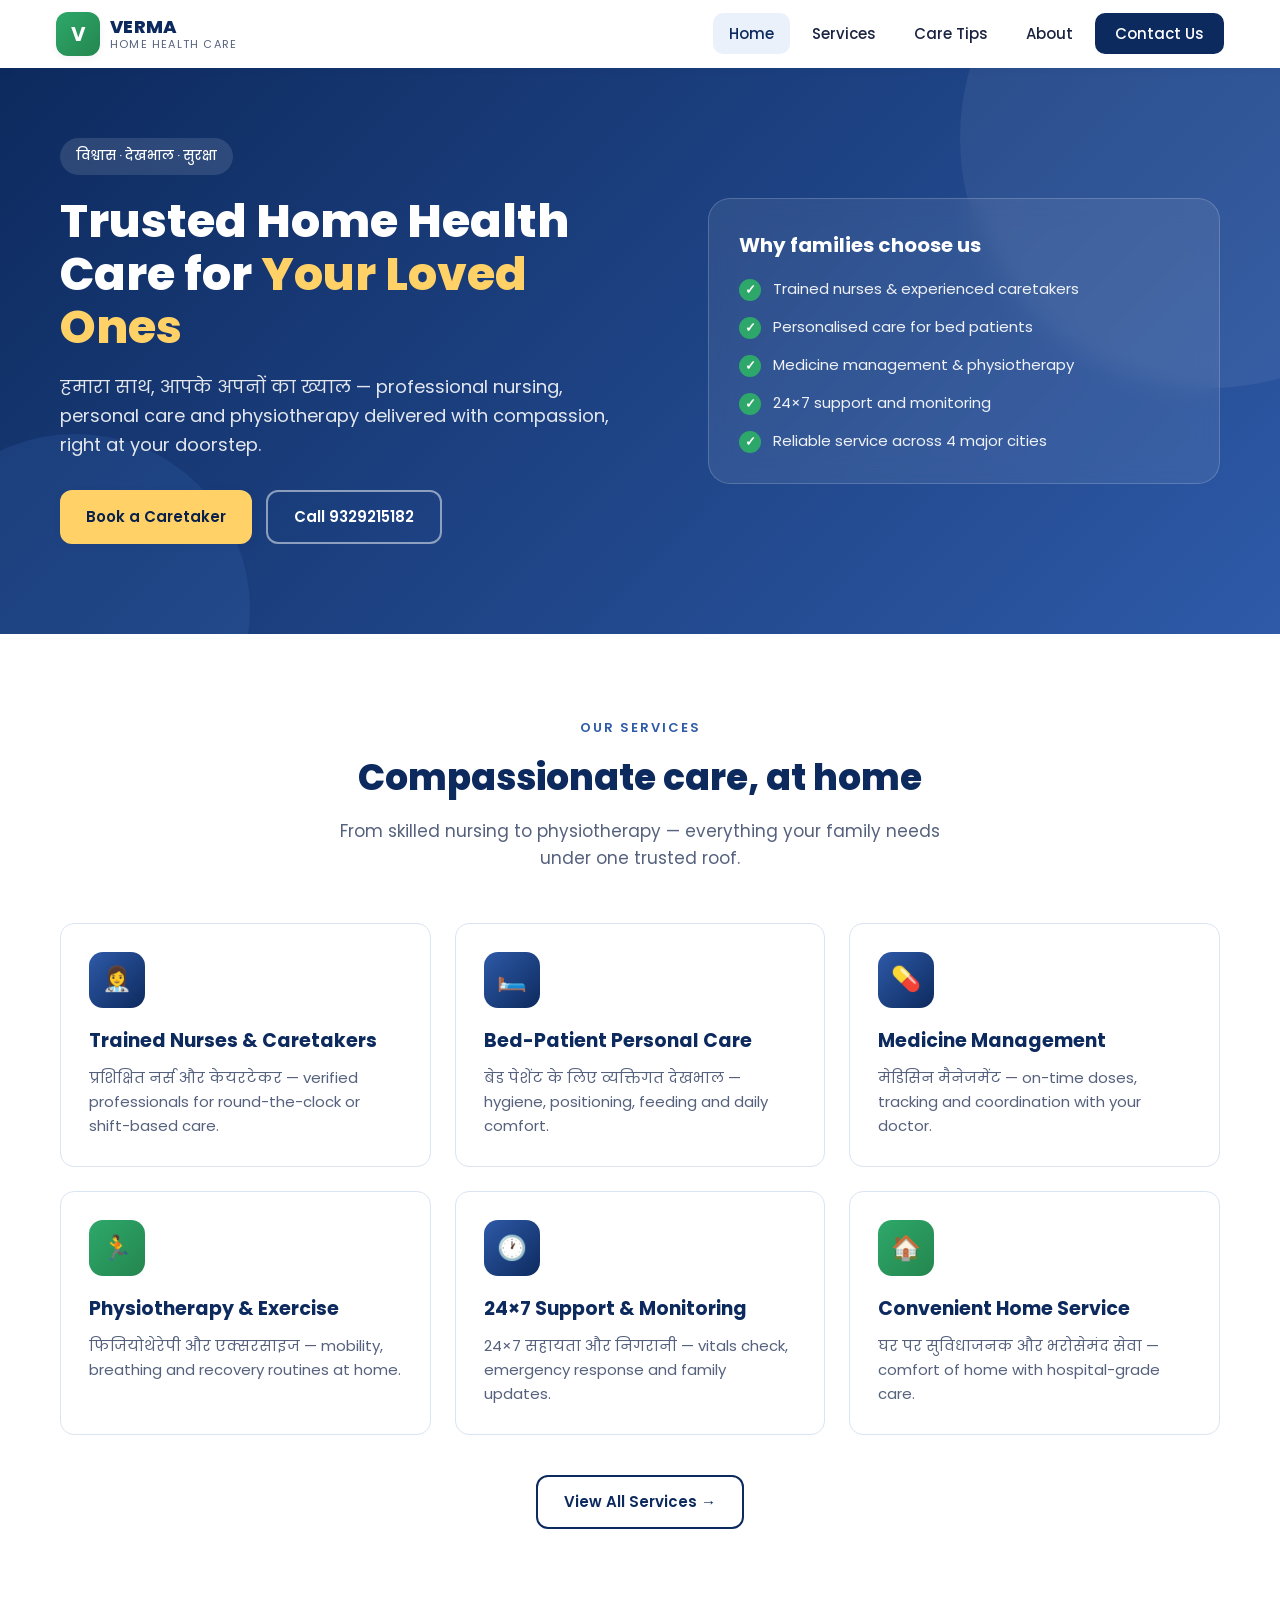
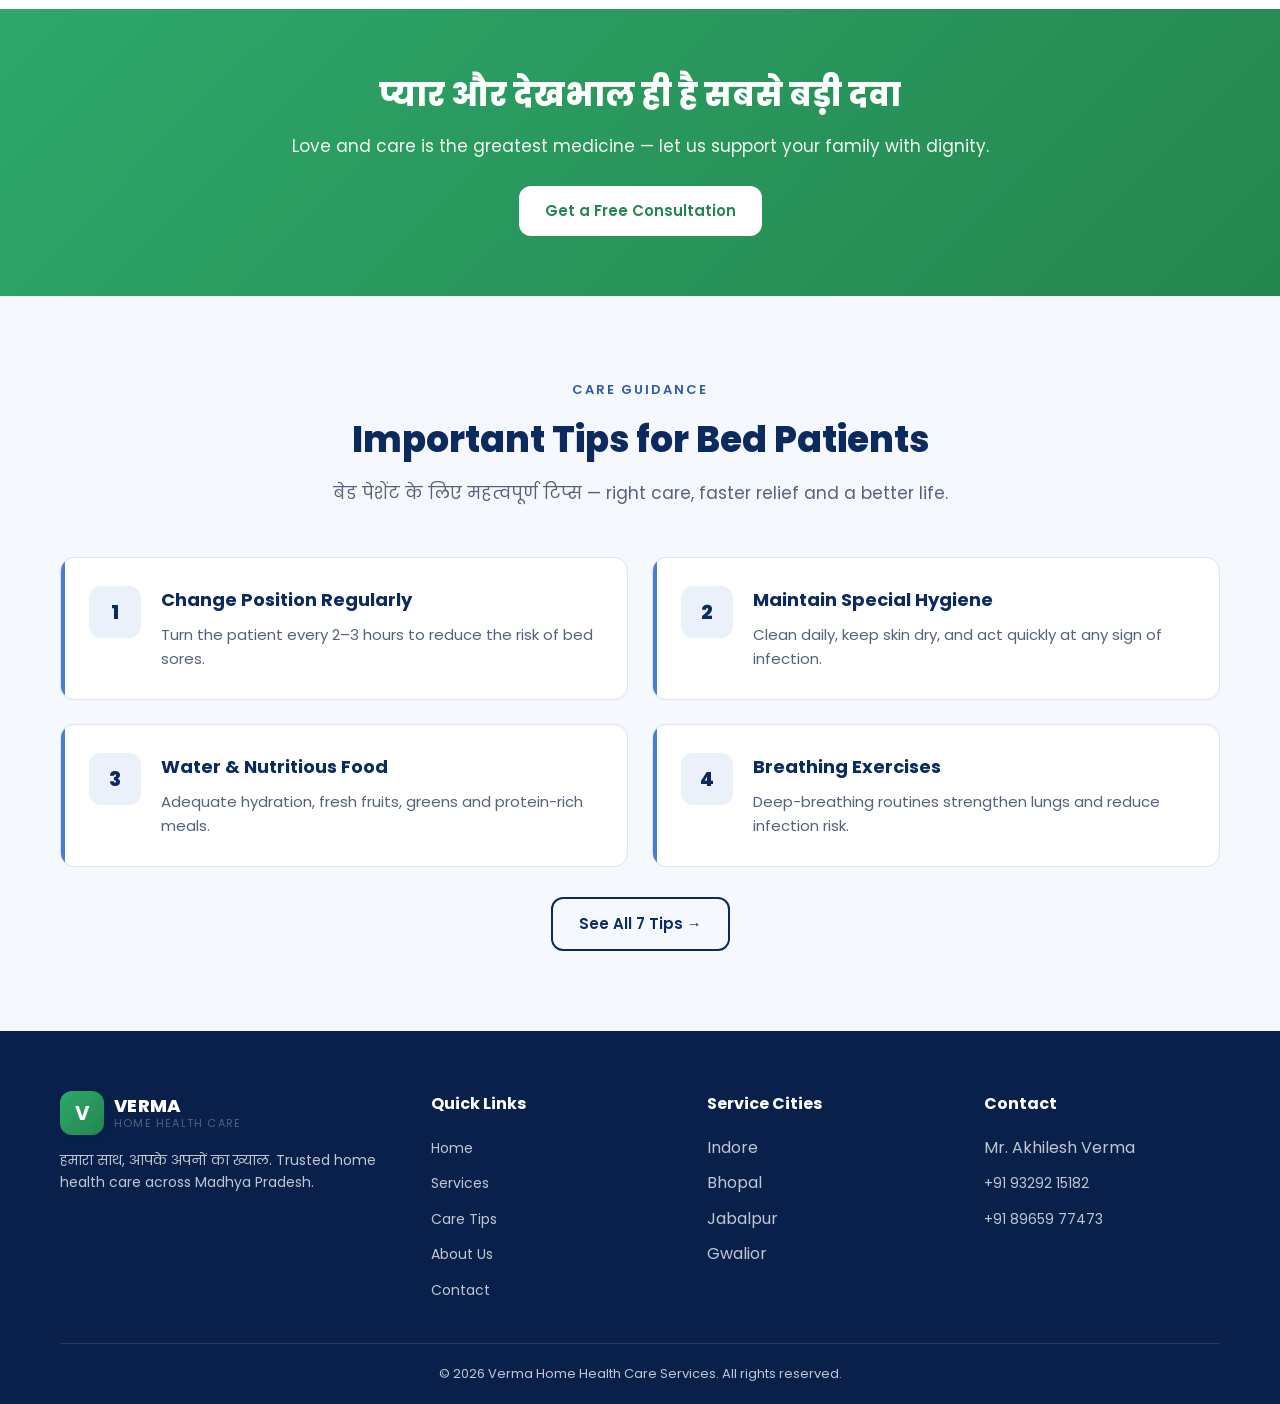
<file: index.html>
<!DOCTYPE html>
<html lang="en">
<head>
  <meta charset="UTF-8" />
  <meta name="viewport" content="width=device-width, initial-scale=1.0" />
  <title>Verma Home Health Care Services | Trusted Home Nursing in Indore, Bhopal, Jabalpur & Gwalior</title>
  <meta name="description" content="Verma Home Health Care Services provides trained nurses, caretakers, physiotherapy and 24x7 support for bed patients at home across Indore, Bhopal, Jabalpur and Gwalior." />
  <link rel="preconnect" href="https://fonts.googleapis.com" />
  <link rel="preconnect" href="https://fonts.gstatic.com" crossorigin />
  <link href="https://fonts.googleapis.com/css2?family=Poppins:wght@400;500;600;700;800&display=swap" rel="stylesheet" />
  <link rel="stylesheet" href="css/style.css" />
</head>
<body>

  <header class="navbar">
    <div class="nav-wrap">
      <a href="index.html" class="brand">
        <div class="brand-logo">V</div>
        <div class="brand-text">
          <span class="brand-name">VERMA</span>
          <span class="brand-sub">Home Health Care</span>
        </div>
      </a>
      <div class="nav-actions">
        <a href="tel:9329215182" class="nav-call" aria-label="Call now">
          <span aria-hidden="true">📞</span><span class="nav-call-label">Call</span>
        </a>
        <button class="nav-toggle" aria-label="Toggle navigation" aria-expanded="false">
          <span></span><span></span><span></span>
        </button>
      </div>
      <ul class="nav-links">
        <li><a href="index.html" class="active">Home</a></li>
        <li><a href="services.html">Services</a></li>
        <li><a href="tips.html">Care Tips</a></li>
        <li><a href="about.html">About</a></li>
        <li><a href="contact.html" class="nav-cta">Contact Us</a></li>
      </ul>
    </div>
  </header>

  <section class="hero">
    <div class="container hero-grid">
      <div>
        <span class="hero-badge">विश्वास · देखभाल · सुरक्षा</span>
        <h1>Trusted Home Health Care for <span class="accent">Your Loved Ones</span></h1>
        <p>हमारा साथ, आपके अपनों का ख्याल — professional nursing, personal care and physiotherapy delivered with compassion, right at your doorstep.</p>
        <div class="hero-actions">
          <a href="contact.html" class="btn btn-primary">Book a Caretaker</a>
          <a href="tel:9329215182" class="btn btn-outline">Call 9329215182</a>
        </div>
      </div>

      <div class="hero-card">
        <h3>Why families choose us</h3>
        <ul class="hero-list">
          <li><span class="check">✓</span> Trained nurses & experienced caretakers</li>
          <li><span class="check">✓</span> Personalised care for bed patients</li>
          <li><span class="check">✓</span> Medicine management & physiotherapy</li>
          <li><span class="check">✓</span> 24×7 support and monitoring</li>
          <li><span class="check">✓</span> Reliable service across 4 major cities</li>
        </ul>
      </div>
    </div>
  </section>

  <section class="section">
    <div class="container">
      <div class="section-title">
        <span class="eyebrow">Our Services</span>
        <h2>Compassionate care, at home</h2>
        <p>From skilled nursing to physiotherapy — everything your family needs under one trusted roof.</p>
      </div>

      <div class="grid-3">
        <div class="card">
          <div class="card-icon">👩‍⚕️</div>
          <h3>Trained Nurses & Caretakers</h3>
          <p>प्रशिक्षित नर्स और केयरटेकर — verified professionals for round-the-clock or shift-based care.</p>
        </div>
        <div class="card">
          <div class="card-icon">🛏️</div>
          <h3>Bed-Patient Personal Care</h3>
          <p>बेड पेशेंट के लिए व्यक्तिगत देखभाल — hygiene, positioning, feeding and daily comfort.</p>
        </div>
        <div class="card">
          <div class="card-icon">💊</div>
          <h3>Medicine Management</h3>
          <p>मेडिसिन मैनेजमेंट — on-time doses, tracking and coordination with your doctor.</p>
        </div>
        <div class="card">
          <div class="card-icon green">🏃</div>
          <h3>Physiotherapy & Exercise</h3>
          <p>फिजियोथेरेपी और एक्सरसाइज — mobility, breathing and recovery routines at home.</p>
        </div>
        <div class="card">
          <div class="card-icon">🕐</div>
          <h3>24×7 Support & Monitoring</h3>
          <p>24×7 सहायता और निगरानी — vitals check, emergency response and family updates.</p>
        </div>
        <div class="card">
          <div class="card-icon green">🏠</div>
          <h3>Convenient Home Service</h3>
          <p>घर पर सुविधाजनक और भरोसेमंद सेवा — comfort of home with hospital-grade care.</p>
        </div>
      </div>

      <div style="text-align:center; margin-top: 40px;">
        <a href="services.html" class="btn btn-outline">View All Services →</a>
      </div>
    </div>
  </section>

  <section class="cta-band">
    <div class="container">
      <h2>प्यार और देखभाल ही है सबसे बड़ी दवा</h2>
      <p>Love and care is the greatest medicine — let us support your family with dignity.</p>
      <a href="contact.html" class="btn">Get a Free Consultation</a>
    </div>
  </section>

  <section class="section section-alt">
    <div class="container">
      <div class="section-title">
        <span class="eyebrow">Care Guidance</span>
        <h2>Important Tips for Bed Patients</h2>
        <p>बेड पेशेंट के लिए महत्वपूर्ण टिप्स — right care, faster relief and a better life.</p>
      </div>

      <div class="grid-2">
        <div class="tip-card">
          <div class="tip-number">1</div>
          <div class="tip-body">
            <h3>Change Position Regularly</h3>
            <p>Turn the patient every 2–3 hours to reduce the risk of bed sores.</p>
          </div>
        </div>
        <div class="tip-card">
          <div class="tip-number">2</div>
          <div class="tip-body">
            <h3>Maintain Special Hygiene</h3>
            <p>Clean daily, keep skin dry, and act quickly at any sign of infection.</p>
          </div>
        </div>
        <div class="tip-card">
          <div class="tip-number">3</div>
          <div class="tip-body">
            <h3>Water & Nutritious Food</h3>
            <p>Adequate hydration, fresh fruits, greens and protein-rich meals.</p>
          </div>
        </div>
        <div class="tip-card">
          <div class="tip-number">4</div>
          <div class="tip-body">
            <h3>Breathing Exercises</h3>
            <p>Deep-breathing routines strengthen lungs and reduce infection risk.</p>
          </div>
        </div>
      </div>

      <div style="text-align:center; margin-top: 30px;">
        <a href="tips.html" class="btn btn-outline">See All 7 Tips →</a>
      </div>
    </div>
  </section>

  <footer class="footer">
    <div class="container">
      <div class="footer-grid">
        <div class="footer-brand">
          <div class="brand">
            <div class="brand-logo">V</div>
            <div class="brand-text">
              <span class="brand-name" style="color:#fff;">VERMA</span>
              <span class="brand-sub">Home Health Care</span>
            </div>
          </div>
          <p>हमारा साथ, आपके अपनों का ख्याल. Trusted home health care across Madhya Pradesh.</p>
        </div>
        <div>
          <h4>Quick Links</h4>
          <ul>
            <li><a href="index.html">Home</a></li>
            <li><a href="services.html">Services</a></li>
            <li><a href="tips.html">Care Tips</a></li>
            <li><a href="about.html">About Us</a></li>
            <li><a href="contact.html">Contact</a></li>
          </ul>
        </div>
        <div>
          <h4>Service Cities</h4>
          <ul>
            <li>Indore</li>
            <li>Bhopal</li>
            <li>Jabalpur</li>
            <li>Gwalior</li>
          </ul>
        </div>
        <div>
          <h4>Contact</h4>
          <ul>
            <li>Mr. Akhilesh Verma</li>
            <li><a href="tel:9329215182">+91 93292 15182</a></li>
            <li><a href="tel:8965977473">+91 89659 77473</a></li>
          </ul>
        </div>
      </div>
      <div class="footer-bottom">
        © <span id="year">2026</span> Verma Home Health Care Services. All rights reserved.
      </div>
    </div>
  </footer>

  <script src="js/script.js"></script>
</body>
</html>
</file>
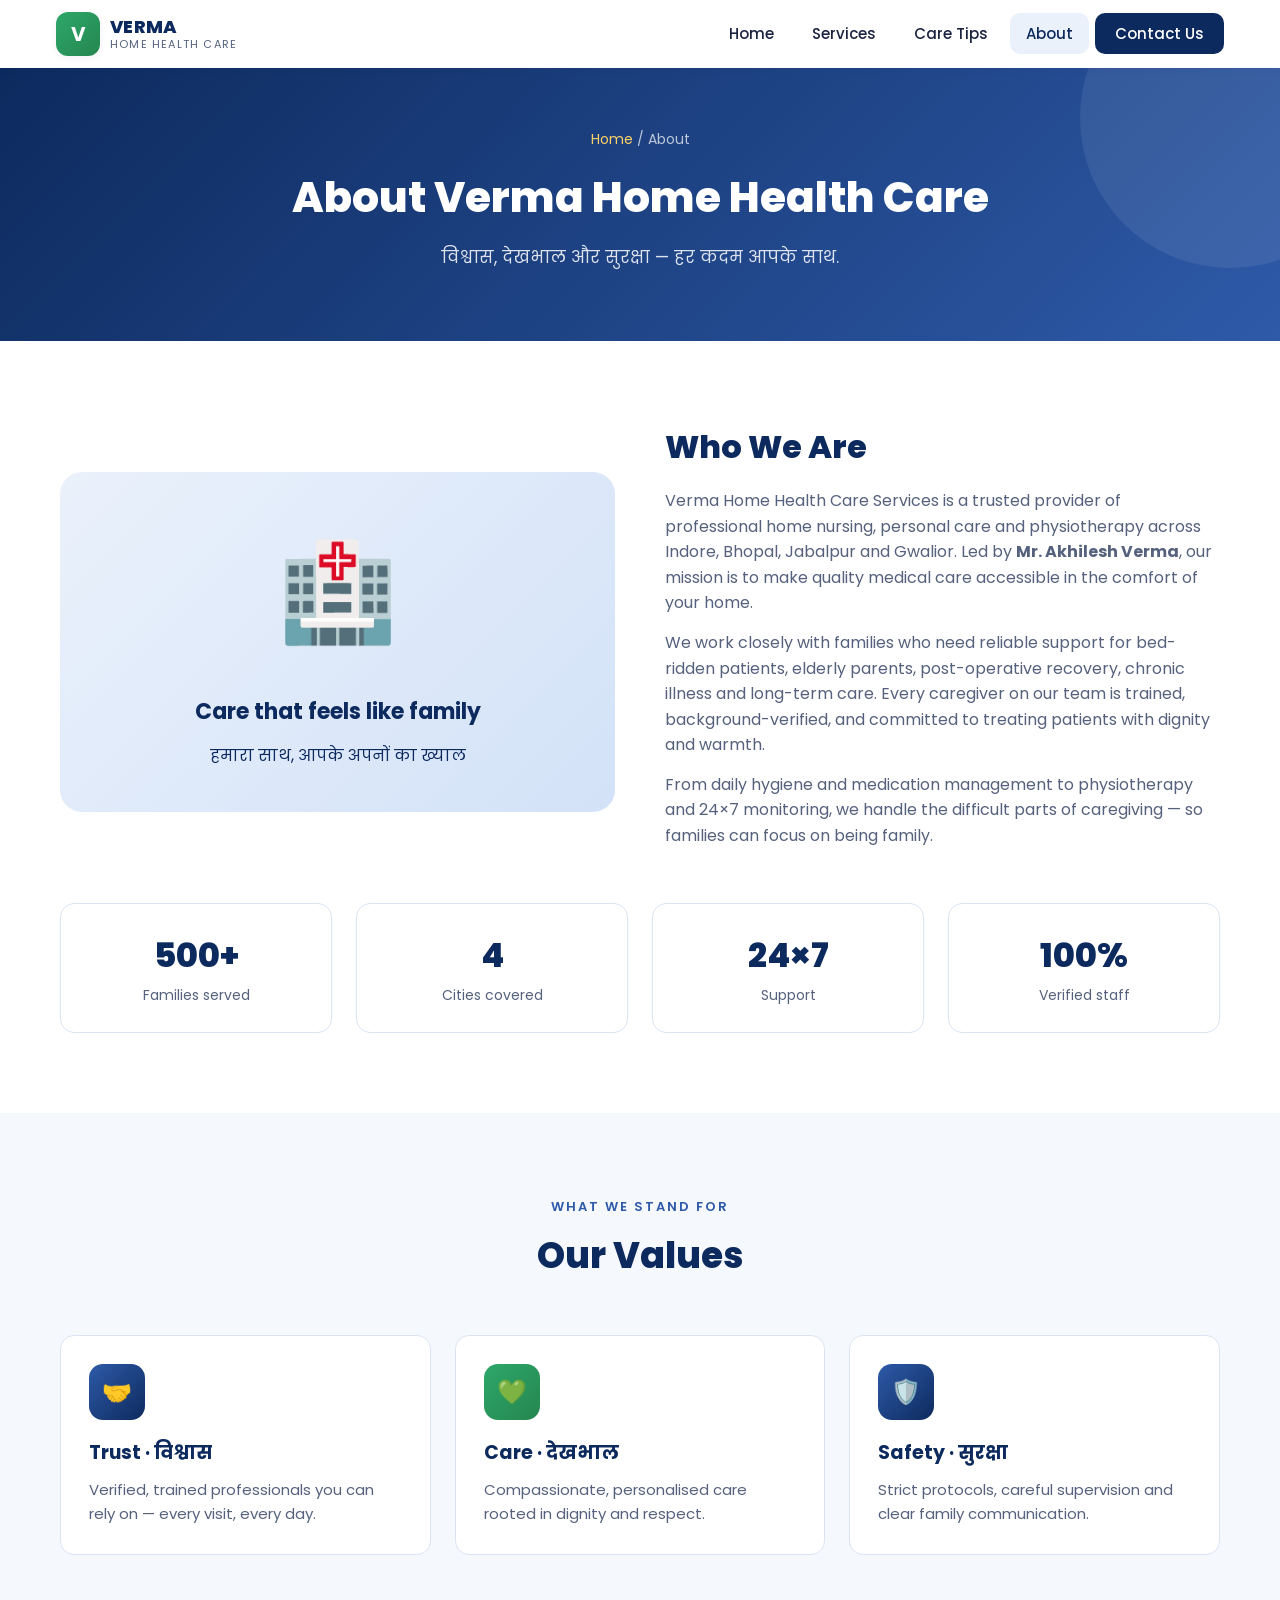
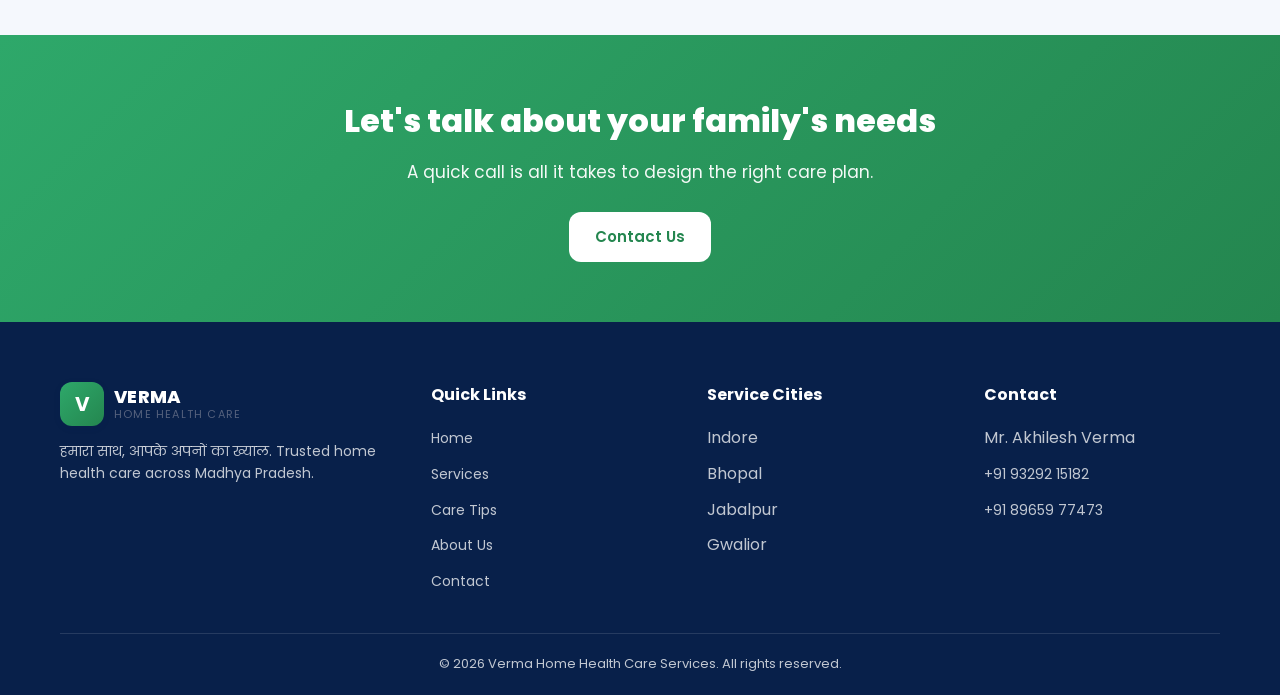
<file: about.html>
<!DOCTYPE html>
<html lang="en">
<head>
  <meta charset="UTF-8" />
  <meta name="viewport" content="width=device-width, initial-scale=1.0" />
  <title>About Us | Verma Home Health Care Services</title>
  <meta name="description" content="About Verma Home Health Care Services — trusted, compassionate home nursing led by Mr. Akhilesh Verma across Indore, Bhopal, Jabalpur and Gwalior." />
  <link rel="preconnect" href="https://fonts.googleapis.com" />
  <link rel="preconnect" href="https://fonts.gstatic.com" crossorigin />
  <link href="https://fonts.googleapis.com/css2?family=Poppins:wght@400;500;600;700;800&display=swap" rel="stylesheet" />
  <link rel="stylesheet" href="css/style.css" />
</head>
<body>

  <header class="navbar">
    <div class="nav-wrap">
      <a href="index.html" class="brand">
        <div class="brand-logo">V</div>
        <div class="brand-text">
          <span class="brand-name">VERMA</span>
          <span class="brand-sub">Home Health Care</span>
        </div>
      </a>
      <div class="nav-actions">
        <a href="tel:9329215182" class="nav-call" aria-label="Call now">
          <span aria-hidden="true">📞</span><span class="nav-call-label">Call</span>
        </a>
        <button class="nav-toggle" aria-label="Toggle navigation" aria-expanded="false">
          <span></span><span></span><span></span>
        </button>
      </div>
      <ul class="nav-links">
        <li><a href="index.html">Home</a></li>
        <li><a href="services.html">Services</a></li>
        <li><a href="tips.html">Care Tips</a></li>
        <li><a href="about.html" class="active">About</a></li>
        <li><a href="contact.html" class="nav-cta">Contact Us</a></li>
      </ul>
    </div>
  </header>

  <section class="page-header">
    <div class="container">
      <div class="breadcrumb"><a href="index.html">Home</a> / About</div>
      <h1>About Verma Home Health Care</h1>
      <p>विश्वास, देखभाल और सुरक्षा — हर कदम आपके साथ.</p>
    </div>
  </section>

  <section class="section">
    <div class="container">
      <div class="about-grid">
        <div class="about-image">
          <div class="huge-icon">🏥</div>
          <h3 style="font-size:22px; margin-bottom:8px;">Care that feels like family</h3>
          <p>हमारा साथ, आपके अपनों का ख्याल</p>
        </div>
        <div class="about-text">
          <h2>Who We Are</h2>
          <p>Verma Home Health Care Services is a trusted provider of professional home nursing, personal care and physiotherapy across Indore, Bhopal, Jabalpur and Gwalior. Led by <strong>Mr. Akhilesh Verma</strong>, our mission is to make quality medical care accessible in the comfort of your home.</p>
          <p>We work closely with families who need reliable support for bed-ridden patients, elderly parents, post-operative recovery, chronic illness and long-term care. Every caregiver on our team is trained, background-verified, and committed to treating patients with dignity and warmth.</p>
          <p>From daily hygiene and medication management to physiotherapy and 24×7 monitoring, we handle the difficult parts of caregiving — so families can focus on being family.</p>
        </div>
      </div>

      <div class="stats-row">
        <div class="stat"><span class="num">500+</span><span class="label">Families served</span></div>
        <div class="stat"><span class="num">4</span><span class="label">Cities covered</span></div>
        <div class="stat"><span class="num">24×7</span><span class="label">Support</span></div>
        <div class="stat"><span class="num">100%</span><span class="label">Verified staff</span></div>
      </div>
    </div>
  </section>

  <section class="section section-alt">
    <div class="container">
      <div class="section-title">
        <span class="eyebrow">What we stand for</span>
        <h2>Our Values</h2>
      </div>
      <div class="grid-3">
        <div class="card">
          <div class="card-icon">🤝</div>
          <h3>Trust · विश्वास</h3>
          <p>Verified, trained professionals you can rely on — every visit, every day.</p>
        </div>
        <div class="card">
          <div class="card-icon green">💚</div>
          <h3>Care · देखभाल</h3>
          <p>Compassionate, personalised care rooted in dignity and respect.</p>
        </div>
        <div class="card">
          <div class="card-icon">🛡️</div>
          <h3>Safety · सुरक्षा</h3>
          <p>Strict protocols, careful supervision and clear family communication.</p>
        </div>
      </div>
    </div>
  </section>

  <section class="cta-band">
    <div class="container">
      <h2>Let's talk about your family's needs</h2>
      <p>A quick call is all it takes to design the right care plan.</p>
      <a href="contact.html" class="btn">Contact Us</a>
    </div>
  </section>

  <footer class="footer">
    <div class="container">
      <div class="footer-grid">
        <div class="footer-brand">
          <div class="brand">
            <div class="brand-logo">V</div>
            <div class="brand-text">
              <span class="brand-name" style="color:#fff;">VERMA</span>
              <span class="brand-sub">Home Health Care</span>
            </div>
          </div>
          <p>हमारा साथ, आपके अपनों का ख्याल. Trusted home health care across Madhya Pradesh.</p>
        </div>
        <div>
          <h4>Quick Links</h4>
          <ul>
            <li><a href="index.html">Home</a></li>
            <li><a href="services.html">Services</a></li>
            <li><a href="tips.html">Care Tips</a></li>
            <li><a href="about.html">About Us</a></li>
            <li><a href="contact.html">Contact</a></li>
          </ul>
        </div>
        <div>
          <h4>Service Cities</h4>
          <ul>
            <li>Indore</li>
            <li>Bhopal</li>
            <li>Jabalpur</li>
            <li>Gwalior</li>
          </ul>
        </div>
        <div>
          <h4>Contact</h4>
          <ul>
            <li>Mr. Akhilesh Verma</li>
            <li><a href="tel:9329215182">+91 93292 15182</a></li>
            <li><a href="tel:8965977473">+91 89659 77473</a></li>
          </ul>
        </div>
      </div>
      <div class="footer-bottom">
        © <span id="year">2026</span> Verma Home Health Care Services. All rights reserved.
      </div>
    </div>
  </footer>

  <script src="js/script.js"></script>
</body>
</html>
</file>
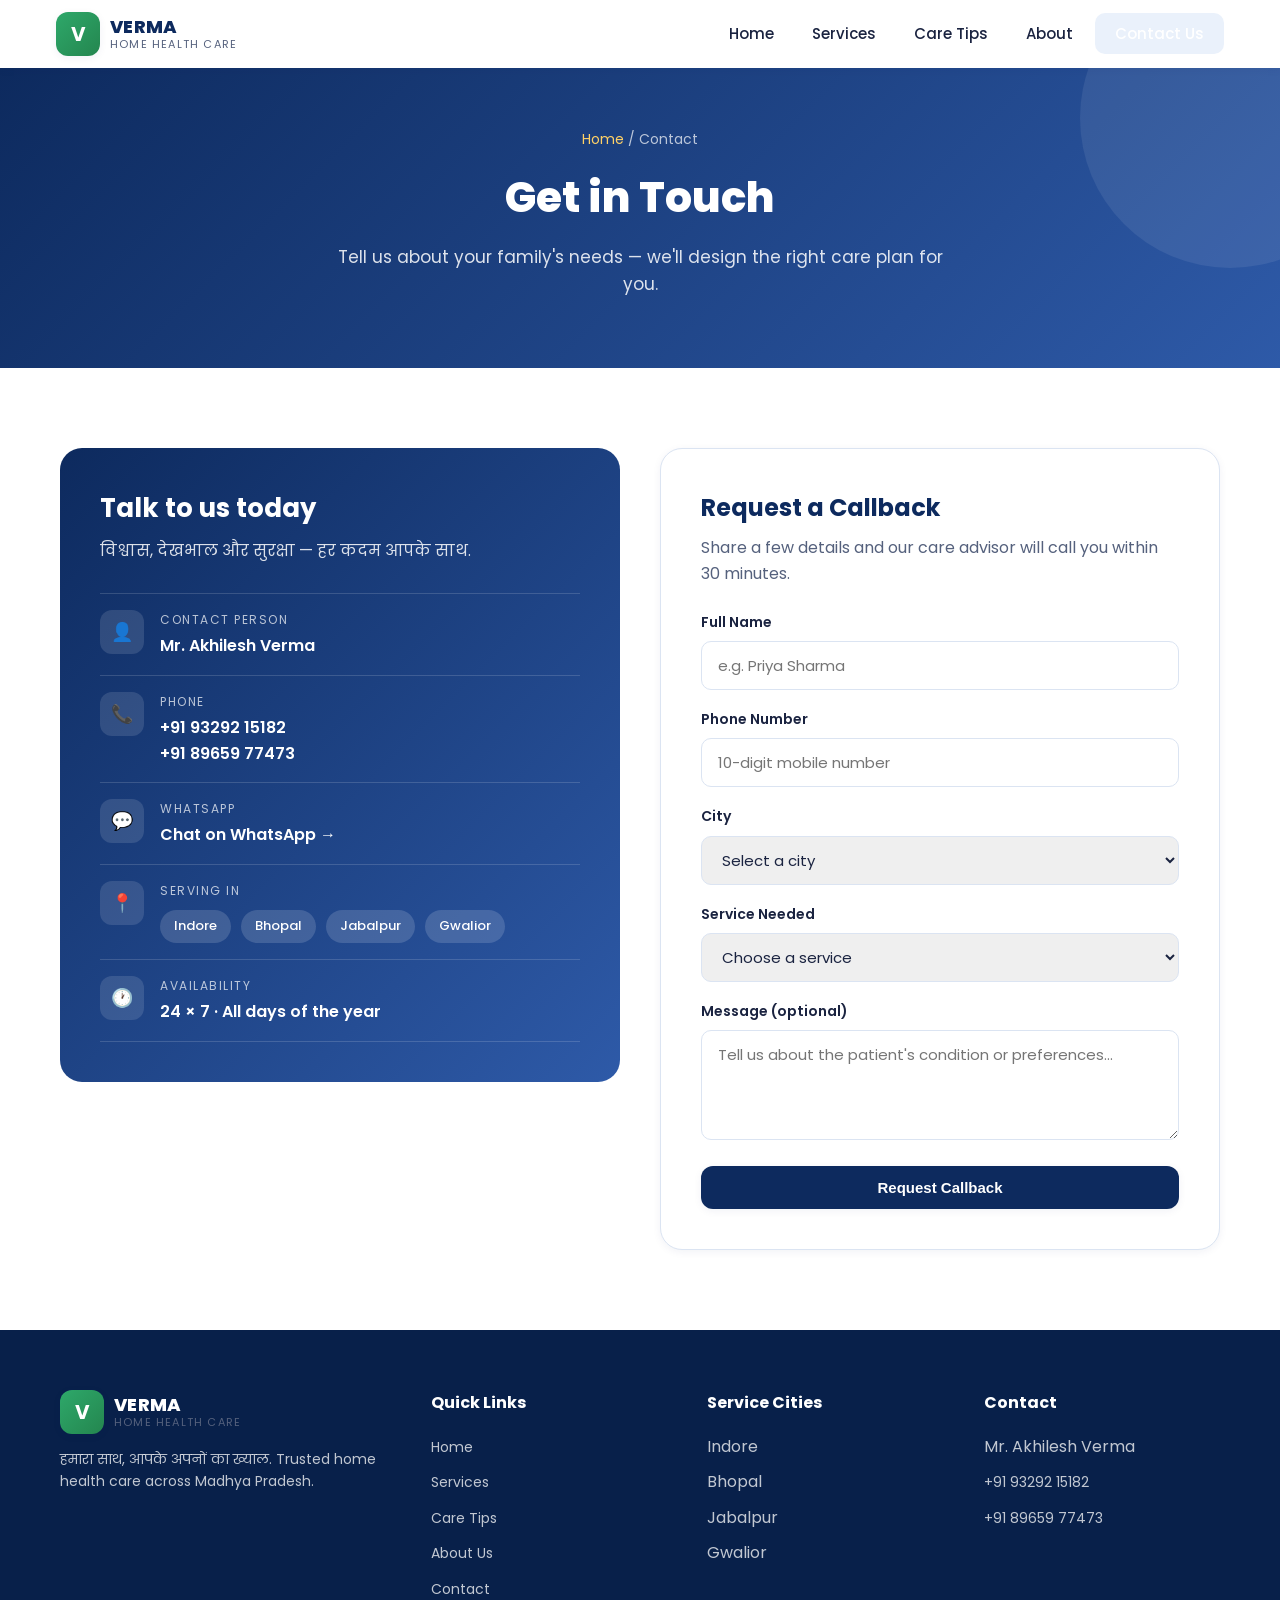
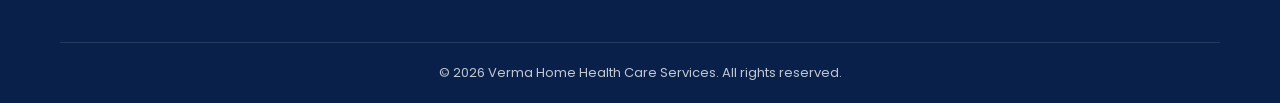
<file: contact.html>
<!DOCTYPE html>
<html lang="en">
<head>
  <meta charset="UTF-8" />
  <meta name="viewport" content="width=device-width, initial-scale=1.0" />
  <title>Contact Us | Verma Home Health Care Services</title>
  <meta name="description" content="Contact Verma Home Health Care Services in Indore, Bhopal, Jabalpur, Gwalior. Call Mr. Akhilesh Verma at +91 93292 15182 or +91 89659 77473." />
  <link rel="preconnect" href="https://fonts.googleapis.com" />
  <link rel="preconnect" href="https://fonts.gstatic.com" crossorigin />
  <link href="https://fonts.googleapis.com/css2?family=Poppins:wght@400;500;600;700;800&display=swap" rel="stylesheet" />
  <link rel="stylesheet" href="css/style.css" />
</head>
<body>

  <header class="navbar">
    <div class="nav-wrap">
      <a href="index.html" class="brand">
        <div class="brand-logo">V</div>
        <div class="brand-text">
          <span class="brand-name">VERMA</span>
          <span class="brand-sub">Home Health Care</span>
        </div>
      </a>
      <div class="nav-actions">
        <a href="tel:9329215182" class="nav-call" aria-label="Call now">
          <span aria-hidden="true">📞</span><span class="nav-call-label">Call</span>
        </a>
        <button class="nav-toggle" aria-label="Toggle navigation" aria-expanded="false">
          <span></span><span></span><span></span>
        </button>
      </div>
      <ul class="nav-links">
        <li><a href="index.html">Home</a></li>
        <li><a href="services.html">Services</a></li>
        <li><a href="tips.html">Care Tips</a></li>
        <li><a href="about.html">About</a></li>
        <li><a href="contact.html" class="nav-cta active">Contact Us</a></li>
      </ul>
    </div>
  </header>

  <section class="page-header">
    <div class="container">
      <div class="breadcrumb"><a href="index.html">Home</a> / Contact</div>
      <h1>Get in Touch</h1>
      <p>Tell us about your family's needs — we'll design the right care plan for you.</p>
    </div>
  </section>

  <section class="section">
    <div class="container">
      <div class="contact-grid">
        <div class="contact-info">
          <h2>Talk to us today</h2>
          <p class="lead">विश्वास, देखभाल और सुरक्षा — हर कदम आपके साथ.</p>

          <div class="contact-item">
            <div class="icon">👤</div>
            <div>
              <div class="label">Contact Person</div>
              <div class="value">Mr. Akhilesh Verma</div>
            </div>
          </div>

          <div class="contact-item">
            <div class="icon">📞</div>
            <div>
              <div class="label">Phone</div>
              <div class="value">
                <a href="tel:9329215182">+91 93292 15182</a><br />
                <a href="tel:8965977473">+91 89659 77473</a>
              </div>
            </div>
          </div>

          <div class="contact-item">
            <div class="icon">💬</div>
            <div>
              <div class="label">WhatsApp</div>
              <div class="value">
                <a href="https://wa.me/919329215182" target="_blank" rel="noopener">Chat on WhatsApp →</a>
              </div>
            </div>
          </div>

          <div class="contact-item">
            <div class="icon">📍</div>
            <div>
              <div class="label">Serving in</div>
              <div class="cities-tags">
                <span class="city-tag">Indore</span>
                <span class="city-tag">Bhopal</span>
                <span class="city-tag">Jabalpur</span>
                <span class="city-tag">Gwalior</span>
              </div>
            </div>
          </div>

          <div class="contact-item">
            <div class="icon">🕐</div>
            <div>
              <div class="label">Availability</div>
              <div class="value">24 × 7 · All days of the year</div>
            </div>
          </div>
        </div>

        <div class="contact-form">
          <h2>Request a Callback</h2>
          <p>Share a few details and our care advisor will call you within 30 minutes.</p>

          <div id="form-success" class="form-success">
            ✓ Thank you! Your request has been received. We'll call you shortly.
          </div>

          <form id="contact-form" novalidate>
            <div class="form-group">
              <label for="name">Full Name</label>
              <input id="name" name="name" type="text" placeholder="e.g. Priya Sharma" required />
            </div>
            <div class="form-group">
              <label for="phone">Phone Number</label>
              <input id="phone" name="phone" type="tel" placeholder="10-digit mobile number" required />
            </div>
            <div class="form-group">
              <label for="city">City</label>
              <select id="city" name="city" required>
                <option value="">Select a city</option>
                <option>Indore</option>
                <option>Bhopal</option>
                <option>Jabalpur</option>
                <option>Gwalior</option>
                <option>Other</option>
              </select>
            </div>
            <div class="form-group">
              <label for="service">Service Needed</label>
              <select id="service" name="service">
                <option value="">Choose a service</option>
                <option>Bed Patient Care</option>
                <option>Trained Nurse</option>
                <option>Elderly Care / Attendant</option>
                <option>Physiotherapy</option>
                <option>Post-Operative Care</option>
                <option>Medicine Management</option>
                <option>Other</option>
              </select>
            </div>
            <div class="form-group">
              <label for="message">Message (optional)</label>
              <textarea id="message" name="message" placeholder="Tell us about the patient's condition or preferences..."></textarea>
            </div>
            <button type="submit" class="btn btn-primary" style="width:100%; justify-content:center;">Request Callback</button>
          </form>
        </div>
      </div>
    </div>
  </section>

  <footer class="footer">
    <div class="container">
      <div class="footer-grid">
        <div class="footer-brand">
          <div class="brand">
            <div class="brand-logo">V</div>
            <div class="brand-text">
              <span class="brand-name" style="color:#fff;">VERMA</span>
              <span class="brand-sub">Home Health Care</span>
            </div>
          </div>
          <p>हमारा साथ, आपके अपनों का ख्याल. Trusted home health care across Madhya Pradesh.</p>
        </div>
        <div>
          <h4>Quick Links</h4>
          <ul>
            <li><a href="index.html">Home</a></li>
            <li><a href="services.html">Services</a></li>
            <li><a href="tips.html">Care Tips</a></li>
            <li><a href="about.html">About Us</a></li>
            <li><a href="contact.html">Contact</a></li>
          </ul>
        </div>
        <div>
          <h4>Service Cities</h4>
          <ul>
            <li>Indore</li>
            <li>Bhopal</li>
            <li>Jabalpur</li>
            <li>Gwalior</li>
          </ul>
        </div>
        <div>
          <h4>Contact</h4>
          <ul>
            <li>Mr. Akhilesh Verma</li>
            <li><a href="tel:9329215182">+91 93292 15182</a></li>
            <li><a href="tel:8965977473">+91 89659 77473</a></li>
          </ul>
        </div>
      </div>
      <div class="footer-bottom">
        © <span id="year">2026</span> Verma Home Health Care Services. All rights reserved.
      </div>
    </div>
  </footer>

  <script src="js/script.js"></script>
</body>
</html>
</file>
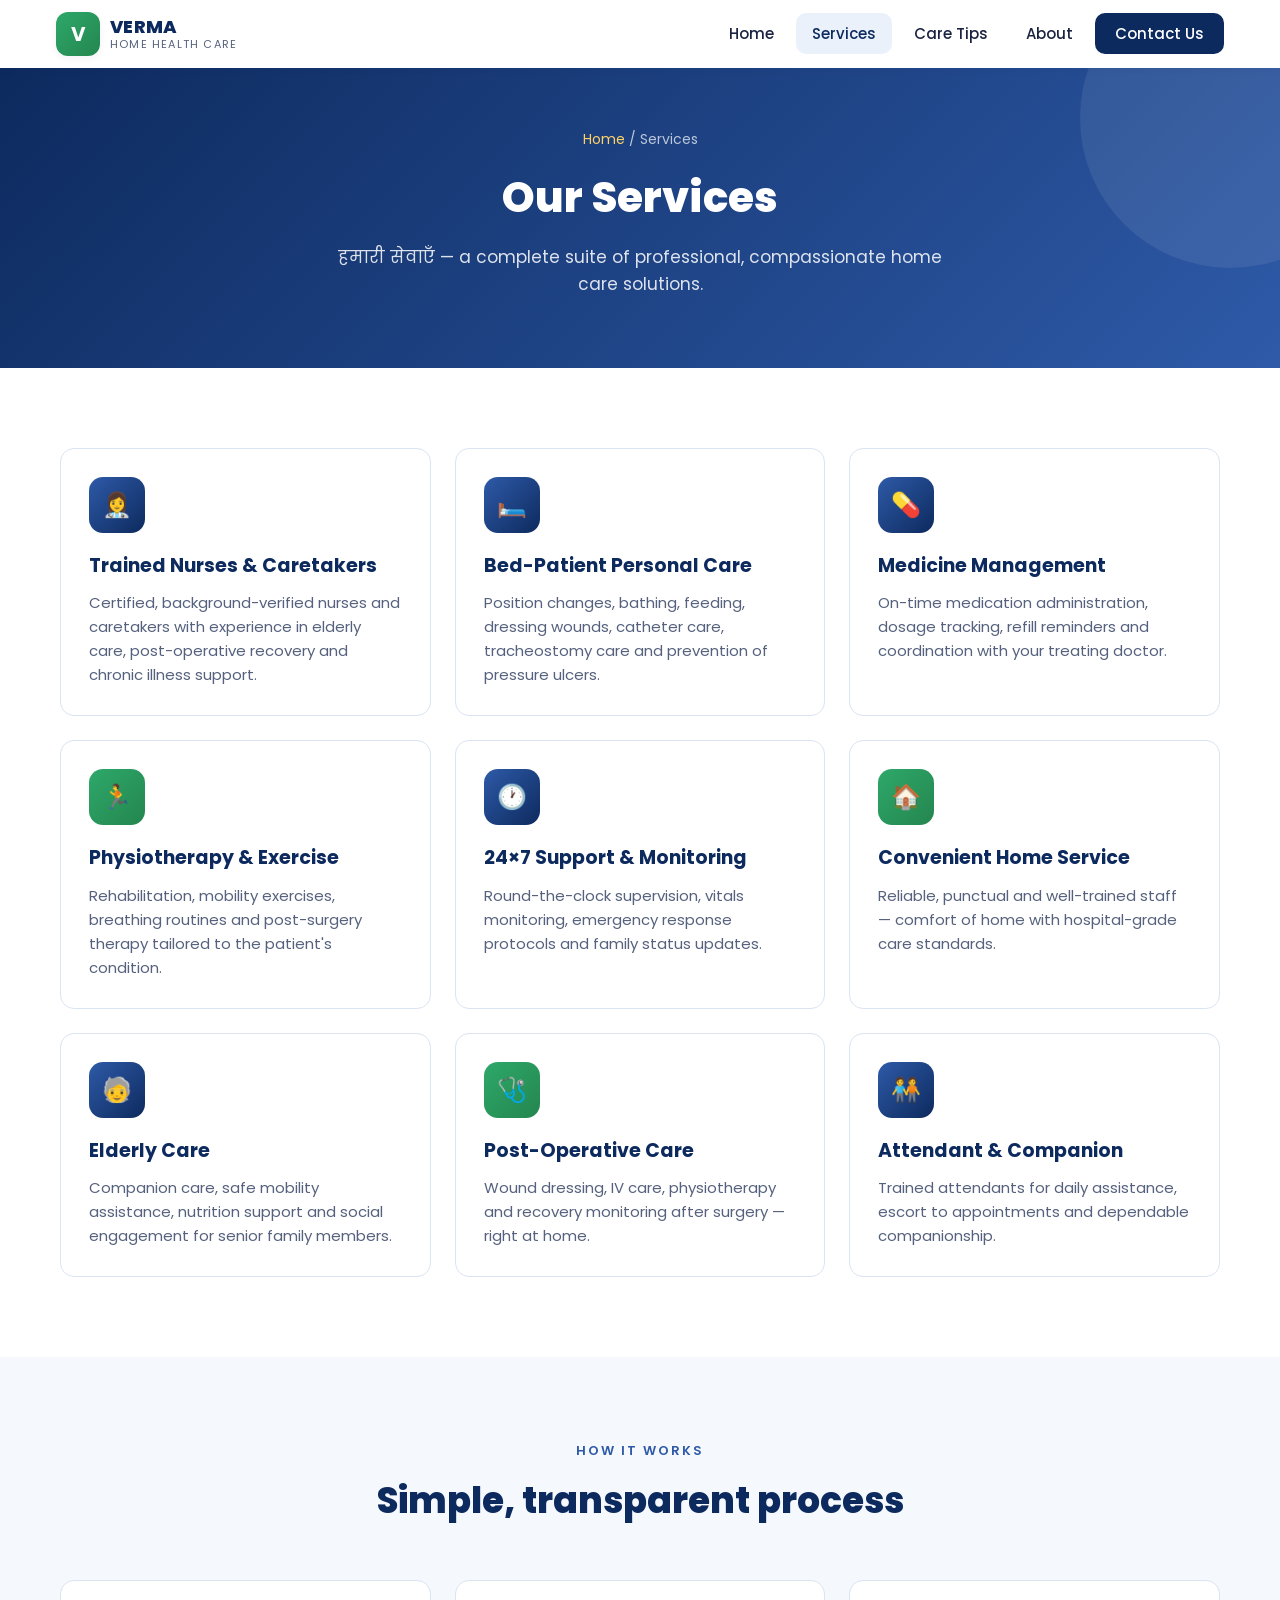
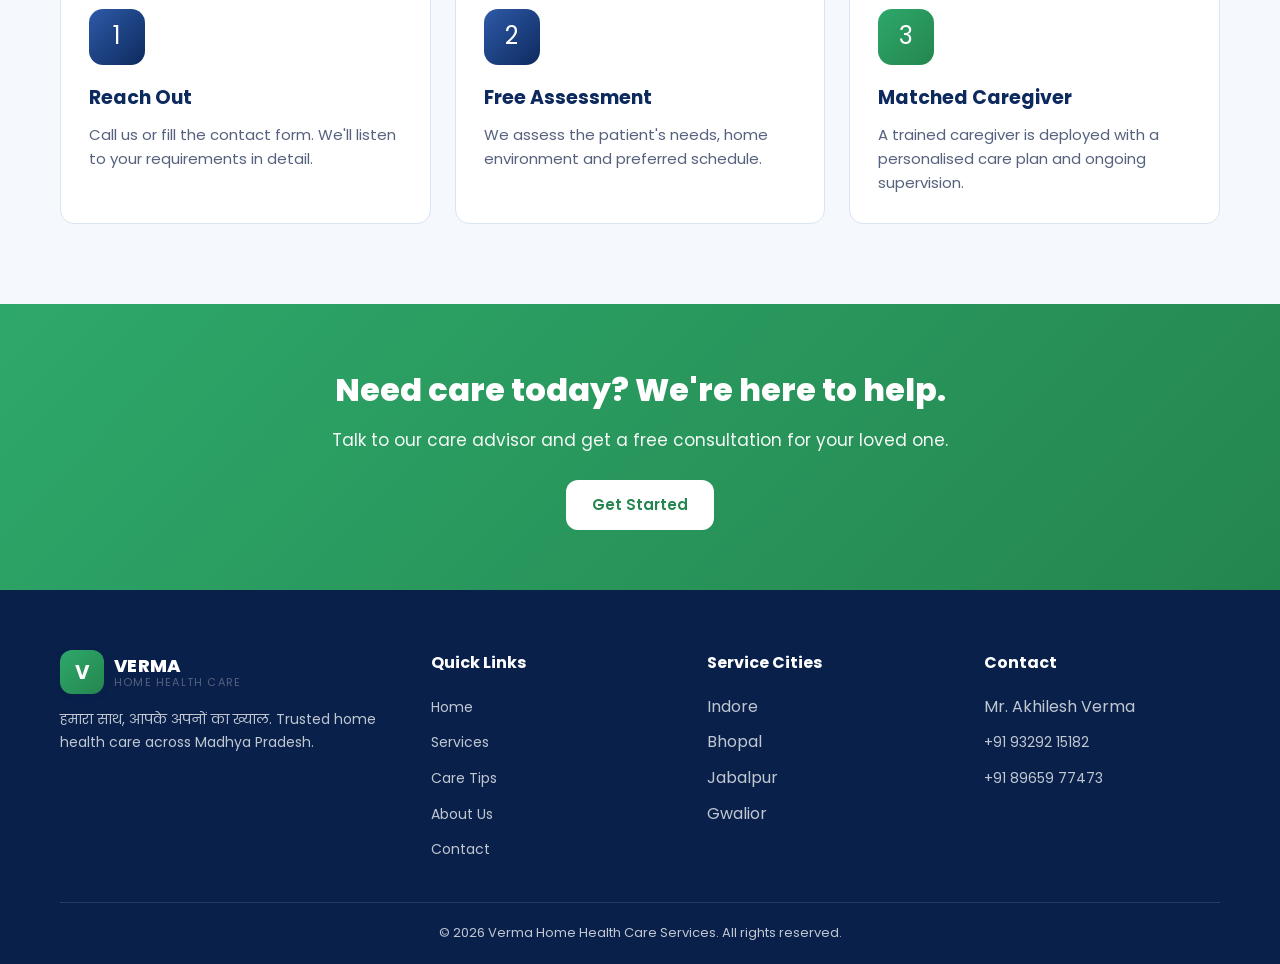
<file: services.html>
<!DOCTYPE html>
<html lang="en">
<head>
  <meta charset="UTF-8" />
  <meta name="viewport" content="width=device-width, initial-scale=1.0" />
  <title>Our Services | Verma Home Health Care Services</title>
  <meta name="description" content="Home nursing, bed patient care, medicine management, physiotherapy and 24x7 monitoring by Verma Home Health Care Services." />
  <link rel="preconnect" href="https://fonts.googleapis.com" />
  <link rel="preconnect" href="https://fonts.gstatic.com" crossorigin />
  <link href="https://fonts.googleapis.com/css2?family=Poppins:wght@400;500;600;700;800&display=swap" rel="stylesheet" />
  <link rel="stylesheet" href="css/style.css" />
</head>
<body>

  <header class="navbar">
    <div class="nav-wrap">
      <a href="index.html" class="brand">
        <div class="brand-logo">V</div>
        <div class="brand-text">
          <span class="brand-name">VERMA</span>
          <span class="brand-sub">Home Health Care</span>
        </div>
      </a>
      <div class="nav-actions">
        <a href="tel:9329215182" class="nav-call" aria-label="Call now">
          <span aria-hidden="true">📞</span><span class="nav-call-label">Call</span>
        </a>
        <button class="nav-toggle" aria-label="Toggle navigation" aria-expanded="false">
          <span></span><span></span><span></span>
        </button>
      </div>
      <ul class="nav-links">
        <li><a href="index.html">Home</a></li>
        <li><a href="services.html" class="active">Services</a></li>
        <li><a href="tips.html">Care Tips</a></li>
        <li><a href="about.html">About</a></li>
        <li><a href="contact.html" class="nav-cta">Contact Us</a></li>
      </ul>
    </div>
  </header>

  <section class="page-header">
    <div class="container">
      <div class="breadcrumb"><a href="index.html">Home</a> / Services</div>
      <h1>Our Services</h1>
      <p>हमारी सेवाएँ — a complete suite of professional, compassionate home care solutions.</p>
    </div>
  </section>

  <section class="section">
    <div class="container">
      <div class="grid-3">
        <div class="card">
          <div class="card-icon">👩‍⚕️</div>
          <h3>Trained Nurses & Caretakers</h3>
          <p>Certified, background-verified nurses and caretakers with experience in elderly care, post-operative recovery and chronic illness support.</p>
        </div>
        <div class="card">
          <div class="card-icon">🛏️</div>
          <h3>Bed-Patient Personal Care</h3>
          <p>Position changes, bathing, feeding, dressing wounds, catheter care, tracheostomy care and prevention of pressure ulcers.</p>
        </div>
        <div class="card">
          <div class="card-icon">💊</div>
          <h3>Medicine Management</h3>
          <p>On-time medication administration, dosage tracking, refill reminders and coordination with your treating doctor.</p>
        </div>
        <div class="card">
          <div class="card-icon green">🏃</div>
          <h3>Physiotherapy & Exercise</h3>
          <p>Rehabilitation, mobility exercises, breathing routines and post-surgery therapy tailored to the patient's condition.</p>
        </div>
        <div class="card">
          <div class="card-icon">🕐</div>
          <h3>24×7 Support & Monitoring</h3>
          <p>Round-the-clock supervision, vitals monitoring, emergency response protocols and family status updates.</p>
        </div>
        <div class="card">
          <div class="card-icon green">🏠</div>
          <h3>Convenient Home Service</h3>
          <p>Reliable, punctual and well-trained staff — comfort of home with hospital-grade care standards.</p>
        </div>
        <div class="card">
          <div class="card-icon">🧓</div>
          <h3>Elderly Care</h3>
          <p>Companion care, safe mobility assistance, nutrition support and social engagement for senior family members.</p>
        </div>
        <div class="card">
          <div class="card-icon green">🩺</div>
          <h3>Post-Operative Care</h3>
          <p>Wound dressing, IV care, physiotherapy and recovery monitoring after surgery — right at home.</p>
        </div>
        <div class="card">
          <div class="card-icon">🧑‍🤝‍🧑</div>
          <h3>Attendant & Companion</h3>
          <p>Trained attendants for daily assistance, escort to appointments and dependable companionship.</p>
        </div>
      </div>
    </div>
  </section>

  <section class="section section-alt">
    <div class="container">
      <div class="section-title">
        <span class="eyebrow">How it works</span>
        <h2>Simple, transparent process</h2>
      </div>
      <div class="grid-3">
        <div class="card">
          <div class="card-icon">1</div>
          <h3>Reach Out</h3>
          <p>Call us or fill the contact form. We'll listen to your requirements in detail.</p>
        </div>
        <div class="card">
          <div class="card-icon">2</div>
          <h3>Free Assessment</h3>
          <p>We assess the patient's needs, home environment and preferred schedule.</p>
        </div>
        <div class="card">
          <div class="card-icon green">3</div>
          <h3>Matched Caregiver</h3>
          <p>A trained caregiver is deployed with a personalised care plan and ongoing supervision.</p>
        </div>
      </div>
    </div>
  </section>

  <section class="cta-band">
    <div class="container">
      <h2>Need care today? We're here to help.</h2>
      <p>Talk to our care advisor and get a free consultation for your loved one.</p>
      <a href="contact.html" class="btn">Get Started</a>
    </div>
  </section>

  <footer class="footer">
    <div class="container">
      <div class="footer-grid">
        <div class="footer-brand">
          <div class="brand">
            <div class="brand-logo">V</div>
            <div class="brand-text">
              <span class="brand-name" style="color:#fff;">VERMA</span>
              <span class="brand-sub">Home Health Care</span>
            </div>
          </div>
          <p>हमारा साथ, आपके अपनों का ख्याल. Trusted home health care across Madhya Pradesh.</p>
        </div>
        <div>
          <h4>Quick Links</h4>
          <ul>
            <li><a href="index.html">Home</a></li>
            <li><a href="services.html">Services</a></li>
            <li><a href="tips.html">Care Tips</a></li>
            <li><a href="about.html">About Us</a></li>
            <li><a href="contact.html">Contact</a></li>
          </ul>
        </div>
        <div>
          <h4>Service Cities</h4>
          <ul>
            <li>Indore</li>
            <li>Bhopal</li>
            <li>Jabalpur</li>
            <li>Gwalior</li>
          </ul>
        </div>
        <div>
          <h4>Contact</h4>
          <ul>
            <li>Mr. Akhilesh Verma</li>
            <li><a href="tel:9329215182">+91 93292 15182</a></li>
            <li><a href="tel:8965977473">+91 89659 77473</a></li>
          </ul>
        </div>
      </div>
      <div class="footer-bottom">
        © <span id="year">2026</span> Verma Home Health Care Services. All rights reserved.
      </div>
    </div>
  </footer>

  <script src="js/script.js"></script>
</body>
</html>
</file>
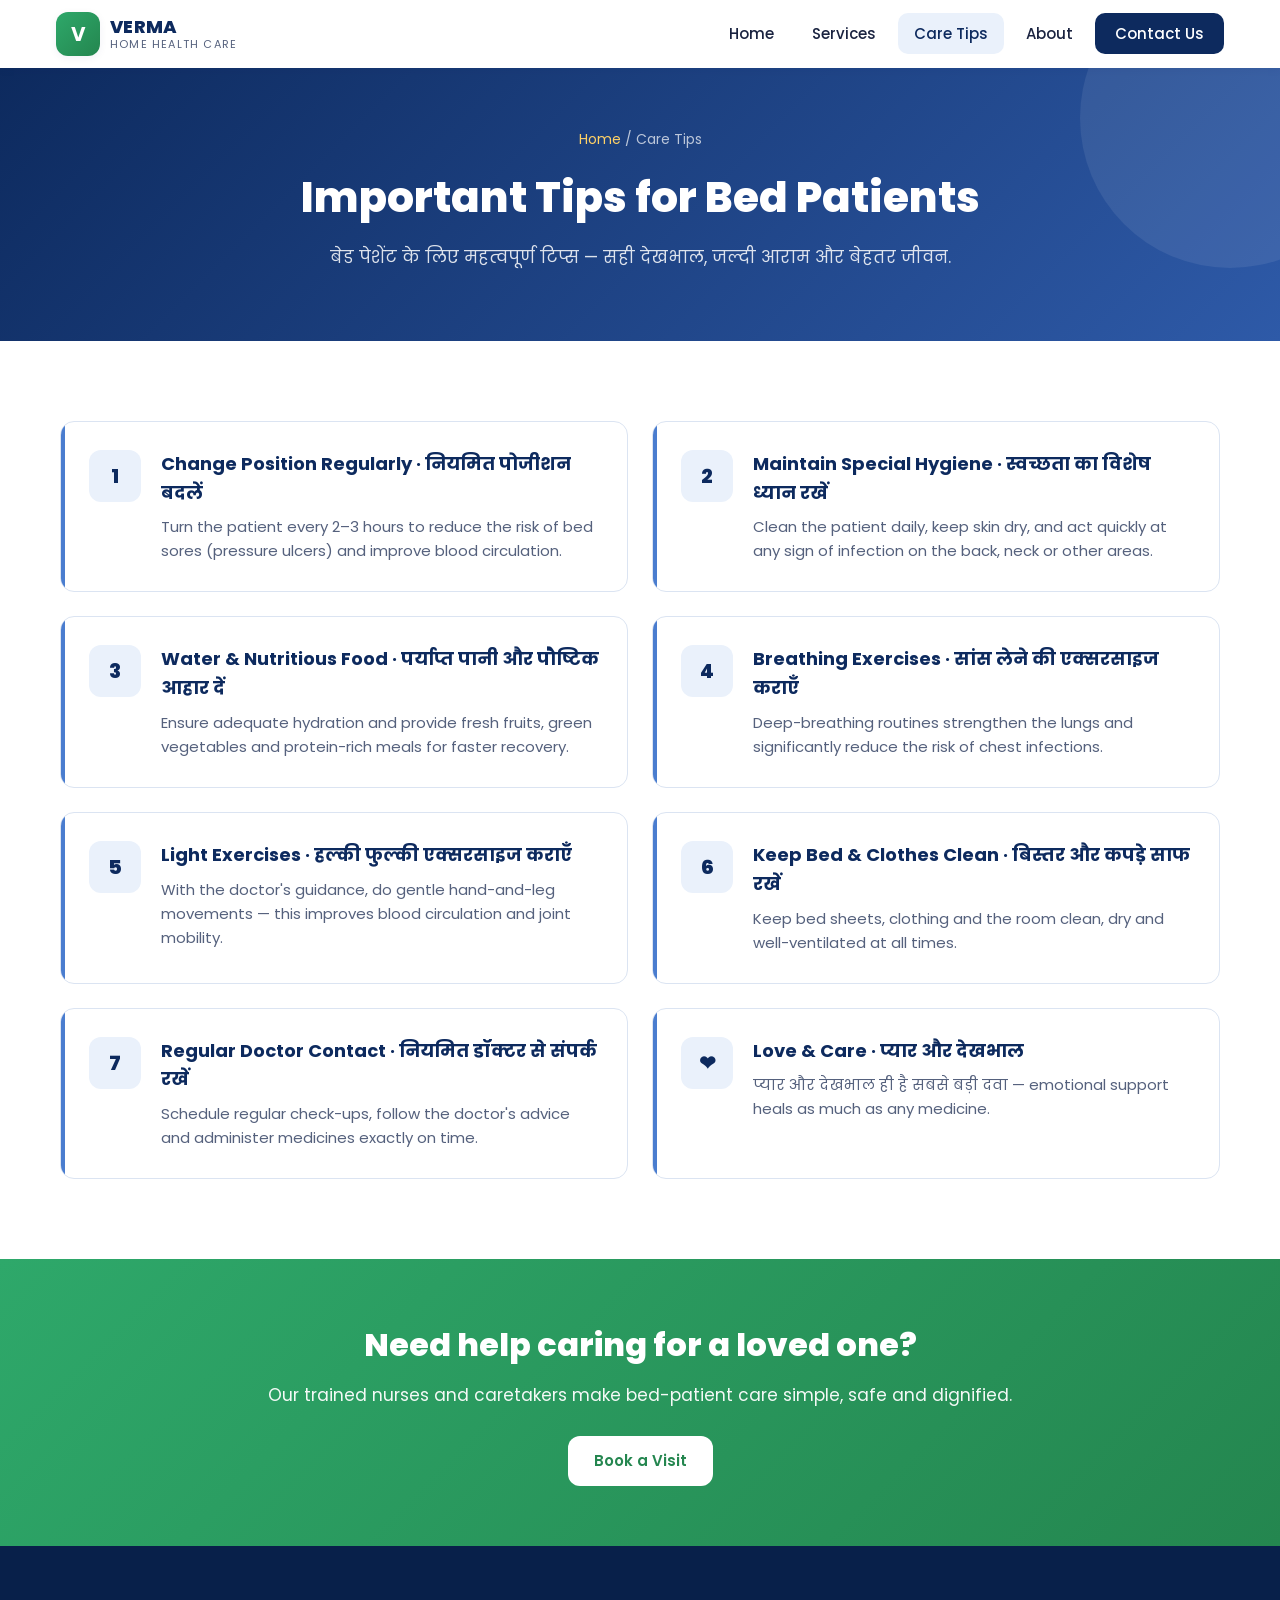
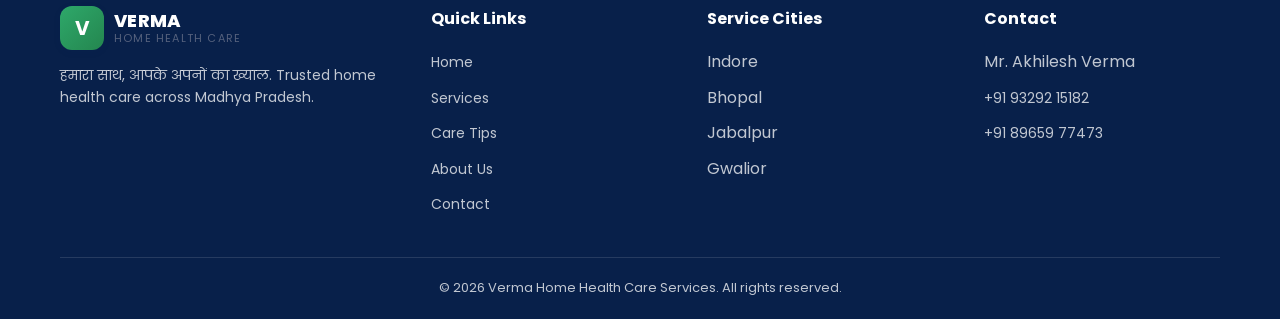
<file: tips.html>
<!DOCTYPE html>
<html lang="en">
<head>
  <meta charset="UTF-8" />
  <meta name="viewport" content="width=device-width, initial-scale=1.0" />
  <title>Care Tips for Bed Patients | Verma Home Health Care Services</title>
  <meta name="description" content="Important tips for looking after bed patients at home: position changes, hygiene, nutrition, breathing and light exercises, cleanliness and doctor follow-ups." />
  <link rel="preconnect" href="https://fonts.googleapis.com" />
  <link rel="preconnect" href="https://fonts.gstatic.com" crossorigin />
  <link href="https://fonts.googleapis.com/css2?family=Poppins:wght@400;500;600;700;800&display=swap" rel="stylesheet" />
  <link rel="stylesheet" href="css/style.css" />
</head>
<body>

  <header class="navbar">
    <div class="nav-wrap">
      <a href="index.html" class="brand">
        <div class="brand-logo">V</div>
        <div class="brand-text">
          <span class="brand-name">VERMA</span>
          <span class="brand-sub">Home Health Care</span>
        </div>
      </a>
      <div class="nav-actions">
        <a href="tel:9329215182" class="nav-call" aria-label="Call now">
          <span aria-hidden="true">📞</span><span class="nav-call-label">Call</span>
        </a>
        <button class="nav-toggle" aria-label="Toggle navigation" aria-expanded="false">
          <span></span><span></span><span></span>
        </button>
      </div>
      <ul class="nav-links">
        <li><a href="index.html">Home</a></li>
        <li><a href="services.html">Services</a></li>
        <li><a href="tips.html" class="active">Care Tips</a></li>
        <li><a href="about.html">About</a></li>
        <li><a href="contact.html" class="nav-cta">Contact Us</a></li>
      </ul>
    </div>
  </header>

  <section class="page-header">
    <div class="container">
      <div class="breadcrumb"><a href="index.html">Home</a> / Care Tips</div>
      <h1>Important Tips for Bed Patients</h1>
      <p>बेड पेशेंट के लिए महत्वपूर्ण टिप्स — सही देखभाल, जल्दी आराम और बेहतर जीवन.</p>
    </div>
  </section>

  <section class="section">
    <div class="container">
      <div class="grid-2">
        <div class="tip-card">
          <div class="tip-number">1</div>
          <div class="tip-body">
            <h3>Change Position Regularly · नियमित पोजीशन बदलें</h3>
            <p>Turn the patient every 2–3 hours to reduce the risk of bed sores (pressure ulcers) and improve blood circulation.</p>
          </div>
        </div>

        <div class="tip-card">
          <div class="tip-number">2</div>
          <div class="tip-body">
            <h3>Maintain Special Hygiene · स्वच्छता का विशेष ध्यान रखें</h3>
            <p>Clean the patient daily, keep skin dry, and act quickly at any sign of infection on the back, neck or other areas.</p>
          </div>
        </div>

        <div class="tip-card">
          <div class="tip-number">3</div>
          <div class="tip-body">
            <h3>Water & Nutritious Food · पर्याप्त पानी और पौष्टिक आहार दें</h3>
            <p>Ensure adequate hydration and provide fresh fruits, green vegetables and protein-rich meals for faster recovery.</p>
          </div>
        </div>

        <div class="tip-card">
          <div class="tip-number">4</div>
          <div class="tip-body">
            <h3>Breathing Exercises · सांस लेने की एक्सरसाइज कराएँ</h3>
            <p>Deep-breathing routines strengthen the lungs and significantly reduce the risk of chest infections.</p>
          </div>
        </div>

        <div class="tip-card">
          <div class="tip-number">5</div>
          <div class="tip-body">
            <h3>Light Exercises · हल्की फुल्की एक्सरसाइज कराएँ</h3>
            <p>With the doctor's guidance, do gentle hand-and-leg movements — this improves blood circulation and joint mobility.</p>
          </div>
        </div>

        <div class="tip-card">
          <div class="tip-number">6</div>
          <div class="tip-body">
            <h3>Keep Bed & Clothes Clean · बिस्तर और कपड़े साफ रखें</h3>
            <p>Keep bed sheets, clothing and the room clean, dry and well-ventilated at all times.</p>
          </div>
        </div>

        <div class="tip-card">
          <div class="tip-number">7</div>
          <div class="tip-body">
            <h3>Regular Doctor Contact · नियमित डॉक्टर से संपर्क रखें</h3>
            <p>Schedule regular check-ups, follow the doctor's advice and administer medicines exactly on time.</p>
          </div>
        </div>

        <div class="tip-card">
          <div class="tip-number">❤</div>
          <div class="tip-body">
            <h3>Love & Care · प्यार और देखभाल</h3>
            <p>प्यार और देखभाल ही है सबसे बड़ी दवा — emotional support heals as much as any medicine.</p>
          </div>
        </div>
      </div>
    </div>
  </section>

  <section class="cta-band">
    <div class="container">
      <h2>Need help caring for a loved one?</h2>
      <p>Our trained nurses and caretakers make bed-patient care simple, safe and dignified.</p>
      <a href="contact.html" class="btn">Book a Visit</a>
    </div>
  </section>

  <footer class="footer">
    <div class="container">
      <div class="footer-grid">
        <div class="footer-brand">
          <div class="brand">
            <div class="brand-logo">V</div>
            <div class="brand-text">
              <span class="brand-name" style="color:#fff;">VERMA</span>
              <span class="brand-sub">Home Health Care</span>
            </div>
          </div>
          <p>हमारा साथ, आपके अपनों का ख्याल. Trusted home health care across Madhya Pradesh.</p>
        </div>
        <div>
          <h4>Quick Links</h4>
          <ul>
            <li><a href="index.html">Home</a></li>
            <li><a href="services.html">Services</a></li>
            <li><a href="tips.html">Care Tips</a></li>
            <li><a href="about.html">About Us</a></li>
            <li><a href="contact.html">Contact</a></li>
          </ul>
        </div>
        <div>
          <h4>Service Cities</h4>
          <ul>
            <li>Indore</li>
            <li>Bhopal</li>
            <li>Jabalpur</li>
            <li>Gwalior</li>
          </ul>
        </div>
        <div>
          <h4>Contact</h4>
          <ul>
            <li>Mr. Akhilesh Verma</li>
            <li><a href="tel:9329215182">+91 93292 15182</a></li>
            <li><a href="tel:8965977473">+91 89659 77473</a></li>
          </ul>
        </div>
      </div>
      <div class="footer-bottom">
        © <span id="year">2026</span> Verma Home Health Care Services. All rights reserved.
      </div>
    </div>
  </footer>

  <script src="js/script.js"></script>
</body>
</html>
</file>
<file: css/style.css>
/* Verma Home Health Care Services - Shared Styles */

:root {
  --primary: #0d2a5e;
  --primary-dark: #08204a;
  --primary-light: #2e5aa8;
  --accent: #4a7dcf;
  --accent-soft: #eaf1fb;
  --green: #2ea86a;
  --green-dark: #24864f;
  --text: #1a2340;
  --text-muted: #55617d;
  --bg: #ffffff;
  --bg-alt: #f5f8fd;
  --border: #dbe4f2;
  --shadow-sm: 0 2px 8px rgba(13, 42, 94, 0.06);
  --shadow-md: 0 8px 24px rgba(13, 42, 94, 0.12);
  --shadow-lg: 0 20px 50px rgba(13, 42, 94, 0.18);
  --radius: 14px;
  --radius-lg: 22px;
  --transition: 0.25s ease;
}

* {
  box-sizing: border-box;
  margin: 0;
  padding: 0;
}

html {
  scroll-behavior: smooth;
  overflow-x: hidden;
}

body {
  font-family: 'Poppins', 'Segoe UI', -apple-system, BlinkMacSystemFont, sans-serif;
  color: var(--text);
  background: var(--bg);
  line-height: 1.6;
  -webkit-font-smoothing: antialiased;
  overflow-x: hidden;
  max-width: 100vw;
}

img {
  max-width: 100%;
  display: block;
}

a {
  color: var(--primary-light);
  text-decoration: none;
  transition: color var(--transition);
}

a:hover {
  color: var(--primary);
}

.container {
  width: 100%;
  max-width: 1200px;
  margin: 0 auto;
  padding: 0 20px;
}

/* ---------------- Navigation ---------------- */
.navbar {
  background: #fff;
  box-shadow: var(--shadow-sm);
  position: sticky;
  top: 0;
  z-index: 100;
}

.nav-wrap {
  display: flex;
  align-items: center;
  justify-content: space-between;
  gap: 12px;
  padding: 12px 16px;
  max-width: 1200px;
  margin: 0 auto;
}

.brand {
  display: flex;
  align-items: center;
  gap: 10px;
  min-width: 0;
  flex: 0 1 auto;
}

.brand-logo {
  width: 44px;
  height: 44px;
  flex-shrink: 0;
  background: linear-gradient(135deg, var(--green) 0%, var(--green-dark) 100%);
  color: #fff;
  border-radius: 12px;
  display: grid;
  place-items: center;
  font-weight: 700;
  font-size: 20px;
  box-shadow: var(--shadow-sm);
}

.brand-text {
  display: flex;
  flex-direction: column;
  line-height: 1.15;
  min-width: 0;
}

.brand-name {
  font-weight: 800;
  color: var(--primary);
  font-size: 18px;
  letter-spacing: 0.3px;
  white-space: nowrap;
}

.brand-sub {
  font-size: 11px;
  color: var(--text-muted);
  text-transform: uppercase;
  letter-spacing: 1.2px;
  white-space: nowrap;
  overflow: hidden;
  text-overflow: ellipsis;
}

.nav-links {
  display: flex;
  gap: 6px;
  align-items: center;
  list-style: none;
}

.nav-links a {
  color: var(--text);
  padding: 10px 16px;
  border-radius: 10px;
  font-weight: 500;
  font-size: 15px;
  transition: all var(--transition);
}

.nav-links a:hover,
.nav-links a.active {
  background: var(--accent-soft);
  color: var(--primary);
}

.nav-cta {
  background: var(--primary);
  color: #fff !important;
  padding: 10px 20px !important;
  border-radius: 10px;
}

.nav-cta:hover {
  background: var(--primary-dark);
  color: #fff !important;
}

.nav-actions {
  display: none;
  align-items: center;
  gap: 6px;
  flex-shrink: 0;
}

.nav-call {
  display: inline-flex;
  align-items: center;
  gap: 6px;
  background: var(--green);
  color: #fff;
  padding: 8px 12px;
  border-radius: 10px;
  font-size: 13px;
  font-weight: 600;
  text-decoration: none;
  white-space: nowrap;
}

.nav-call:hover {
  background: var(--green-dark);
  color: #fff;
}

.nav-toggle {
  display: none;
  background: none;
  border: 1px solid var(--border);
  border-radius: 10px;
  cursor: pointer;
  padding: 8px 10px;
  color: var(--primary);
  flex-shrink: 0;
}

.nav-toggle span {
  display: block;
  width: 22px;
  height: 2px;
  background: currentColor;
  margin: 5px 0;
  transition: transform var(--transition), opacity var(--transition);
}

/* ---------------- Buttons ---------------- */
.btn {
  display: inline-flex;
  align-items: center;
  gap: 8px;
  padding: 13px 26px;
  border-radius: 12px;
  font-weight: 600;
  font-size: 15px;
  border: none;
  cursor: pointer;
  transition: transform var(--transition), box-shadow var(--transition), background var(--transition);
  text-decoration: none;
}

.btn-primary {
  background: var(--primary);
  color: #fff;
  box-shadow: var(--shadow-sm);
}

.btn-primary:hover {
  background: var(--primary-dark);
  color: #fff;
  transform: translateY(-2px);
  box-shadow: var(--shadow-md);
}

.btn-outline {
  background: transparent;
  color: var(--primary);
  border: 2px solid var(--primary);
}

.btn-outline:hover {
  background: var(--primary);
  color: #fff;
}

.btn-green {
  background: var(--green);
  color: #fff;
}

.btn-green:hover {
  background: var(--green-dark);
  color: #fff;
  transform: translateY(-2px);
}

/* ---------------- Hero ---------------- */
.hero {
  background: linear-gradient(135deg, #0d2a5e 0%, #2e5aa8 100%);
  color: #fff;
  padding: 70px 0 90px;
  position: relative;
  overflow: hidden;
}

.hero::before {
  content: '';
  position: absolute;
  right: -180px;
  top: -180px;
  width: 500px;
  height: 500px;
  background: rgba(255, 255, 255, 0.06);
  border-radius: 50%;
}

.hero::after {
  content: '';
  position: absolute;
  left: -100px;
  bottom: -150px;
  width: 350px;
  height: 350px;
  background: rgba(74, 125, 207, 0.15);
  border-radius: 50%;
}

.hero-grid {
  display: grid;
  grid-template-columns: 1.15fr 1fr;
  gap: 60px;
  align-items: center;
  position: relative;
  z-index: 1;
}

.hero-badge {
  display: inline-flex;
  align-items: center;
  gap: 8px;
  background: rgba(255, 255, 255, 0.12);
  padding: 8px 16px;
  border-radius: 999px;
  font-size: 13px;
  font-weight: 500;
  margin-bottom: 20px;
  backdrop-filter: blur(10px);
}

.hero h1 {
  font-size: 46px;
  line-height: 1.15;
  font-weight: 800;
  margin-bottom: 20px;
}

.hero h1 .accent {
  color: #ffd166;
}

.hero p {
  font-size: 18px;
  color: rgba(255, 255, 255, 0.88);
  margin-bottom: 30px;
  max-width: 560px;
}

.hero-actions {
  display: flex;
  gap: 14px;
  flex-wrap: wrap;
}

.hero-actions .btn-primary {
  background: #ffd166;
  color: var(--primary-dark);
}

.hero-actions .btn-primary:hover {
  background: #ffbc3f;
  color: var(--primary-dark);
}

.hero-actions .btn-outline {
  background: transparent;
  color: #fff;
  border-color: rgba(255, 255, 255, 0.5);
}

.hero-actions .btn-outline:hover {
  background: rgba(255, 255, 255, 0.15);
  color: #fff;
}

.hero-card {
  background: rgba(255, 255, 255, 0.08);
  border: 1px solid rgba(255, 255, 255, 0.18);
  border-radius: var(--radius-lg);
  padding: 30px;
  backdrop-filter: blur(12px);
}

.hero-card h3 {
  font-size: 20px;
  margin-bottom: 16px;
  display: flex;
  align-items: center;
  gap: 10px;
}

.hero-list {
  list-style: none;
  display: grid;
  gap: 14px;
}

.hero-list li {
  display: flex;
  align-items: flex-start;
  gap: 12px;
  font-size: 15px;
  color: rgba(255, 255, 255, 0.92);
}

.hero-list .check {
  flex-shrink: 0;
  width: 22px;
  height: 22px;
  background: var(--green);
  border-radius: 50%;
  display: grid;
  place-items: center;
  color: #fff;
  font-size: 13px;
  font-weight: 700;
  margin-top: 2px;
}

/* ---------------- Page Header (inner pages) ---------------- */
.page-header {
  background: linear-gradient(135deg, #0d2a5e 0%, #2e5aa8 100%);
  color: #fff;
  padding: 60px 0 70px;
  text-align: center;
  position: relative;
  overflow: hidden;
}

.page-header::before {
  content: '';
  position: absolute;
  right: -100px;
  top: -100px;
  width: 300px;
  height: 300px;
  background: rgba(255, 255, 255, 0.08);
  border-radius: 50%;
}

.page-header h1 {
  font-size: 42px;
  font-weight: 800;
  margin-bottom: 12px;
  position: relative;
  z-index: 1;
}

.page-header p {
  font-size: 17px;
  color: rgba(255, 255, 255, 0.85);
  max-width: 640px;
  margin: 0 auto;
  position: relative;
  z-index: 1;
}

.breadcrumb {
  font-size: 14px;
  color: rgba(255, 255, 255, 0.7);
  margin-bottom: 14px;
  position: relative;
  z-index: 1;
}

.breadcrumb a {
  color: #ffd166;
}

/* ---------------- Sections ---------------- */
.section {
  padding: 80px 0;
}

.section-alt {
  background: var(--bg-alt);
}

.section-title {
  text-align: center;
  margin-bottom: 50px;
}

.section-title .eyebrow {
  display: inline-block;
  color: var(--primary-light);
  font-weight: 600;
  font-size: 13px;
  letter-spacing: 2px;
  text-transform: uppercase;
  margin-bottom: 10px;
}

.section-title h2 {
  font-size: 36px;
  font-weight: 800;
  color: var(--primary);
  margin-bottom: 12px;
}

.section-title p {
  color: var(--text-muted);
  font-size: 17px;
  max-width: 620px;
  margin: 0 auto;
}

/* ---------------- Card Grids ---------------- */
.grid-3 {
  display: grid;
  grid-template-columns: repeat(3, 1fr);
  gap: 24px;
}

.grid-2 {
  display: grid;
  grid-template-columns: repeat(2, 1fr);
  gap: 24px;
}

.card {
  background: #fff;
  border: 1px solid var(--border);
  border-radius: var(--radius);
  padding: 28px;
  transition: transform var(--transition), box-shadow var(--transition), border-color var(--transition);
}

.card:hover {
  transform: translateY(-4px);
  box-shadow: var(--shadow-md);
  border-color: var(--accent);
}

.card-icon {
  width: 56px;
  height: 56px;
  border-radius: 14px;
  background: linear-gradient(135deg, var(--primary-light), var(--primary));
  color: #fff;
  display: grid;
  place-items: center;
  font-size: 24px;
  margin-bottom: 18px;
}

.card-icon.green {
  background: linear-gradient(135deg, var(--green), var(--green-dark));
}

.card h3 {
  font-size: 19px;
  color: var(--primary);
  margin-bottom: 10px;
  font-weight: 700;
}

.card p {
  color: var(--text-muted);
  font-size: 15px;
}

/* ---------------- Tip cards (numbered) ---------------- */
.tip-card {
  background: #fff;
  border: 1px solid var(--border);
  border-radius: var(--radius);
  padding: 28px;
  display: flex;
  gap: 20px;
  align-items: flex-start;
  transition: transform var(--transition), box-shadow var(--transition);
  position: relative;
  overflow: hidden;
}

.tip-card:hover {
  transform: translateY(-4px);
  box-shadow: var(--shadow-md);
}

.tip-card::before {
  content: '';
  position: absolute;
  left: 0;
  top: 0;
  bottom: 0;
  width: 4px;
  background: var(--accent);
}

.tip-number {
  flex-shrink: 0;
  width: 52px;
  height: 52px;
  background: var(--accent-soft);
  color: var(--primary);
  border-radius: 12px;
  display: grid;
  place-items: center;
  font-weight: 800;
  font-size: 20px;
}

.tip-body h3 {
  font-size: 18px;
  color: var(--primary);
  margin-bottom: 8px;
  font-weight: 700;
}

.tip-body p {
  color: var(--text-muted);
  font-size: 15px;
}

/* ---------------- CTA Band ---------------- */
.cta-band {
  background: linear-gradient(135deg, var(--green) 0%, var(--green-dark) 100%);
  color: #fff;
  padding: 60px 0;
  text-align: center;
}

.cta-band h2 {
  font-size: 32px;
  font-weight: 800;
  margin-bottom: 12px;
}

.cta-band p {
  font-size: 17px;
  margin-bottom: 26px;
  opacity: 0.95;
}

.cta-band .btn {
  background: #fff;
  color: var(--green-dark);
}

.cta-band .btn:hover {
  background: var(--accent-soft);
  color: var(--green-dark);
}

/* ---------------- Contact ---------------- */
.contact-grid {
  display: grid;
  grid-template-columns: 1fr 1fr;
  gap: 40px;
  align-items: start;
}

.contact-info {
  background: linear-gradient(135deg, #0d2a5e 0%, #2e5aa8 100%);
  color: #fff;
  padding: 40px;
  border-radius: var(--radius-lg);
}

.contact-info h2 {
  font-size: 26px;
  margin-bottom: 8px;
}

.contact-info p.lead {
  color: rgba(255, 255, 255, 0.85);
  margin-bottom: 30px;
}

.contact-item {
  display: flex;
  gap: 16px;
  padding: 16px 0;
  border-top: 1px solid rgba(255, 255, 255, 0.15);
}

.contact-item:last-child {
  border-bottom: 1px solid rgba(255, 255, 255, 0.15);
}

.contact-item .icon {
  width: 44px;
  height: 44px;
  background: rgba(255, 255, 255, 0.12);
  border-radius: 12px;
  display: grid;
  place-items: center;
  flex-shrink: 0;
  font-size: 18px;
}

.contact-item .label {
  font-size: 12px;
  text-transform: uppercase;
  letter-spacing: 1.5px;
  color: rgba(255, 255, 255, 0.7);
  margin-bottom: 4px;
}

.contact-item .value {
  font-size: 16px;
  font-weight: 600;
  color: #fff;
}

.contact-item .value a {
  color: #fff;
}

.cities-tags {
  display: flex;
  flex-wrap: wrap;
  gap: 10px;
  margin-top: 10px;
}

.city-tag {
  background: rgba(255, 255, 255, 0.15);
  padding: 6px 14px;
  border-radius: 999px;
  font-size: 13px;
  font-weight: 500;
}

.contact-form {
  background: #fff;
  padding: 40px;
  border-radius: var(--radius-lg);
  border: 1px solid var(--border);
  box-shadow: var(--shadow-sm);
}

.contact-form h2 {
  font-size: 24px;
  color: var(--primary);
  margin-bottom: 8px;
}

.contact-form > p {
  color: var(--text-muted);
  margin-bottom: 24px;
}

.form-group {
  margin-bottom: 18px;
}

.form-group label {
  display: block;
  font-size: 14px;
  font-weight: 600;
  color: var(--text);
  margin-bottom: 8px;
}

.form-group input,
.form-group select,
.form-group textarea {
  width: 100%;
  padding: 12px 16px;
  border: 1px solid var(--border);
  border-radius: 10px;
  font-family: inherit;
  font-size: 15px;
  color: var(--text);
  transition: border-color var(--transition), box-shadow var(--transition);
}

.form-group input:focus,
.form-group select:focus,
.form-group textarea:focus {
  outline: none;
  border-color: var(--primary-light);
  box-shadow: 0 0 0 3px rgba(46, 90, 168, 0.12);
}

.form-group textarea {
  resize: vertical;
  min-height: 110px;
}

.form-success {
  display: none;
  background: #e8f7ee;
  color: var(--green-dark);
  padding: 14px 18px;
  border-radius: 10px;
  margin-bottom: 18px;
  font-weight: 500;
  border-left: 4px solid var(--green);
}

.form-success.show {
  display: block;
}

/* ---------------- About page ---------------- */
.about-grid {
  display: grid;
  grid-template-columns: 1fr 1fr;
  gap: 50px;
  align-items: center;
}

.about-grid .about-text h2 {
  font-size: 32px;
  color: var(--primary);
  margin-bottom: 16px;
  font-weight: 800;
}

.about-grid .about-text p {
  color: var(--text-muted);
  margin-bottom: 14px;
  font-size: 16px;
}

.about-image {
  background: linear-gradient(135deg, var(--accent-soft), #d3e2f8);
  border-radius: var(--radius-lg);
  padding: 40px;
  min-height: 340px;
  display: grid;
  place-items: center;
  text-align: center;
  color: var(--primary);
}

.about-image .huge-icon {
  font-size: 96px;
  margin-bottom: 20px;
}

.stats-row {
  display: grid;
  grid-template-columns: repeat(4, 1fr);
  gap: 24px;
  margin-top: 40px;
}

.stat {
  text-align: center;
  padding: 24px;
  background: #fff;
  border-radius: var(--radius);
  border: 1px solid var(--border);
}

.stat .num {
  font-size: 34px;
  font-weight: 800;
  color: var(--primary);
  display: block;
}

.stat .label {
  font-size: 14px;
  color: var(--text-muted);
  margin-top: 4px;
}

/* ---------------- Footer ---------------- */
.footer {
  background: var(--primary-dark);
  color: rgba(255, 255, 255, 0.75);
  padding: 60px 0 20px;
}

.footer-grid {
  display: grid;
  grid-template-columns: 1.4fr 1fr 1fr 1fr;
  gap: 40px;
  margin-bottom: 40px;
}

.footer h4 {
  color: #fff;
  font-size: 16px;
  margin-bottom: 18px;
  font-weight: 700;
}

.footer ul {
  list-style: none;
  display: grid;
  gap: 10px;
}

.footer ul a {
  color: rgba(255, 255, 255, 0.75);
  font-size: 14px;
}

.footer ul a:hover {
  color: #ffd166;
}

.footer-brand p {
  font-size: 14px;
  margin-top: 14px;
  max-width: 320px;
}

.footer-bottom {
  border-top: 1px solid rgba(255, 255, 255, 0.12);
  padding-top: 20px;
  text-align: center;
  font-size: 13px;
}

/* ---------------- Responsive ---------------- */
@media (max-width: 900px) {
  .hero {
    padding: 44px 0 56px;
  }
  .hero h1 {
    font-size: clamp(26px, 6vw, 34px);
  }
  .hero p {
    font-size: 16px;
  }
  .hero-grid,
  .about-grid,
  .contact-grid {
    grid-template-columns: 1fr;
    gap: 28px;
  }
  .grid-3 {
    grid-template-columns: repeat(2, 1fr);
  }
  .stats-row {
    grid-template-columns: repeat(2, 1fr);
  }
  .footer-grid {
    grid-template-columns: 1fr 1fr;
    gap: 30px;
  }
  .nav-links {
    display: none;
    position: fixed;
    top: 68px;
    left: 0;
    right: 0;
    background: #fff;
    flex-direction: column;
    padding: 16px;
    gap: 4px;
    box-shadow: var(--shadow-md);
    align-items: stretch;
    max-height: calc(100vh - 68px);
    overflow-y: auto;
    border-top: 1px solid var(--border);
  }
  .nav-links.open {
    display: flex;
  }
  .nav-links a {
    padding: 14px 18px;
    font-size: 16px;
  }
  .nav-links .nav-cta {
    margin-top: 6px;
    text-align: center;
    justify-content: center;
  }
  .nav-actions {
    display: flex;
  }
  .nav-toggle {
    display: block;
  }
  .section {
    padding: 54px 0;
  }
  .section-title {
    margin-bottom: 36px;
  }
  .section-title h2,
  .page-header h1 {
    font-size: clamp(24px, 6vw, 30px);
  }
  .section-title p,
  .page-header p {
    font-size: 15px;
  }
  .page-header {
    padding: 46px 0 52px;
  }
  .hero-card {
    padding: 24px;
  }
  .hero-actions {
    width: 100%;
  }
  .hero-actions .btn {
    flex: 1 1 auto;
    justify-content: center;
    min-width: 140px;
  }
}

@media (max-width: 560px) {
  .container {
    padding: 0 16px;
  }
  .grid-3,
  .grid-2 {
    grid-template-columns: 1fr;
  }
  .stats-row {
    grid-template-columns: 1fr 1fr;
    gap: 14px;
  }
  .stat {
    padding: 18px 14px;
  }
  .stat .num {
    font-size: 26px;
  }
  .footer-grid {
    grid-template-columns: 1fr;
    gap: 26px;
  }
  .footer {
    padding: 44px 0 20px;
  }
  .hero h1 {
    font-size: clamp(24px, 7vw, 30px);
  }
  .hero p {
    font-size: 15px;
  }
  .brand-name {
    font-size: 15px;
  }
  .brand-sub {
    font-size: 9.5px;
    letter-spacing: 0.9px;
  }
  .brand-logo {
    width: 40px;
    height: 40px;
    font-size: 17px;
  }
  .nav-call {
    padding: 7px 10px;
    font-size: 12px;
  }
  .nav-call .nav-call-label {
    display: none;
  }
  .contact-info,
  .contact-form {
    padding: 24px 20px;
  }
  .contact-info h2,
  .contact-form h2 {
    font-size: 22px;
  }
  .card {
    padding: 22px;
  }
  .tip-card {
    padding: 22px;
    gap: 16px;
  }
  .tip-number {
    width: 44px;
    height: 44px;
    font-size: 17px;
  }
  .cta-band h2 {
    font-size: 24px;
  }
  .cta-band p {
    font-size: 15px;
  }
  .btn {
    padding: 12px 22px;
    font-size: 14.5px;
  }
  .hero-actions {
    flex-direction: column;
    align-items: stretch;
  }
  .hero-actions .btn {
    width: 100%;
  }
}

@media (max-width: 380px) {
  .brand-sub {
    display: none;
  }
  .brand-name {
    font-size: 16px;
  }
}
</file>
